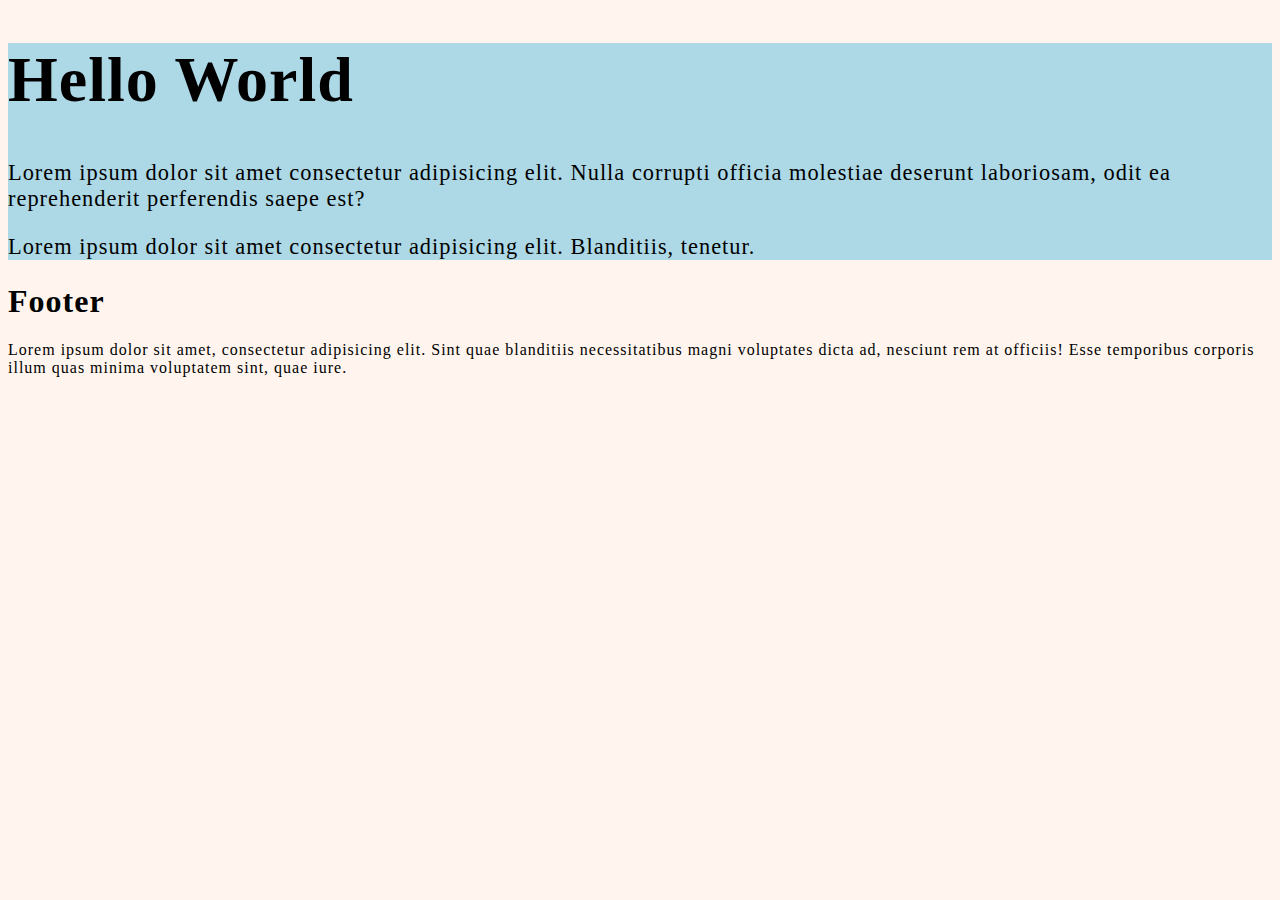
<file: 1.Nesting/index.html>
<!DOCTYPE html>
<html>
<head>
    <title> SASS</title>
    <link rel="stylesheet" href="css/main.css">
</head>
<body>
   <div class="container">
       <section class="main">
           <div class="main-heading">
               <h1>Hello World</h1>
           </div>
           <div class="main-paragraf">
               <p>Lorem ipsum dolor sit amet consectetur adipisicing elit. Nulla corrupti officia molestiae deserunt laboriosam, odit ea reprehenderit perferendis saepe est?</p>
            <p>Lorem ipsum dolor sit amet consectetur adipisicing elit. Blanditiis, tenetur.</p>
            </div>
       </section>


       <footer>
           <div class="footer-heading">
               <h1>Footer</h1>
           </div>
           <div class="footer-paragraf">
               <p>Lorem ipsum dolor sit amet, consectetur adipisicing elit. Sint quae blanditiis necessitatibus magni voluptates dicta ad, nesciunt rem at officiis! Esse temporibus corporis illum quas minima voluptatem sint, quae iure.</p>
           </div>
       </footer>
   </div>
</body>
</html>
</file>
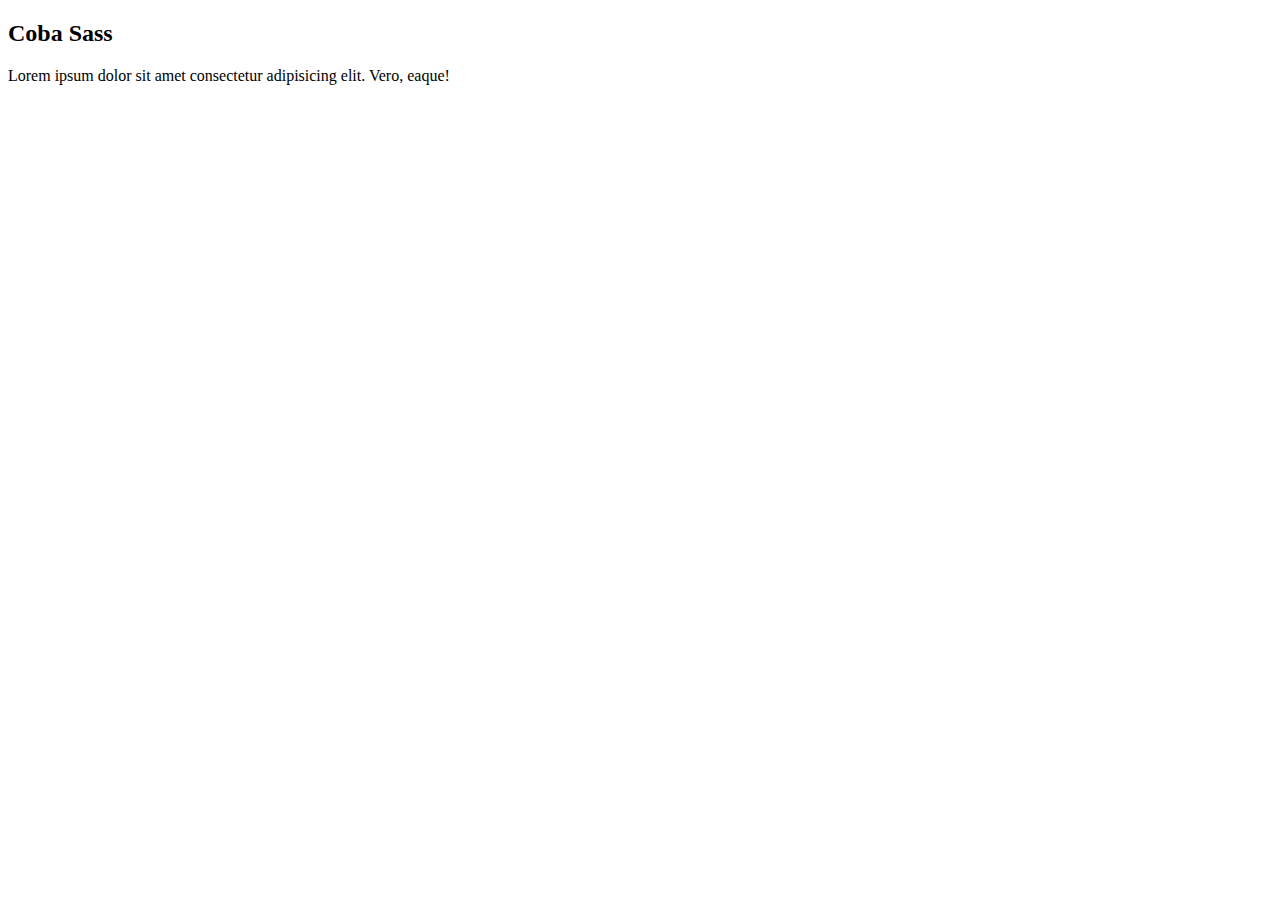
<file: 2.Variabel/index.html>
<!DOCTYPE html>
<html>
<head>
    <title>Coba SASS</title>
    <link rel="stylesheet" href="css/main.css">
</head>
<body>
    <h2>Coba Sass</h2>
    <p>Lorem ipsum dolor sit amet consectetur adipisicing elit. Vero, eaque!</p>
</body>
</html>
</file>
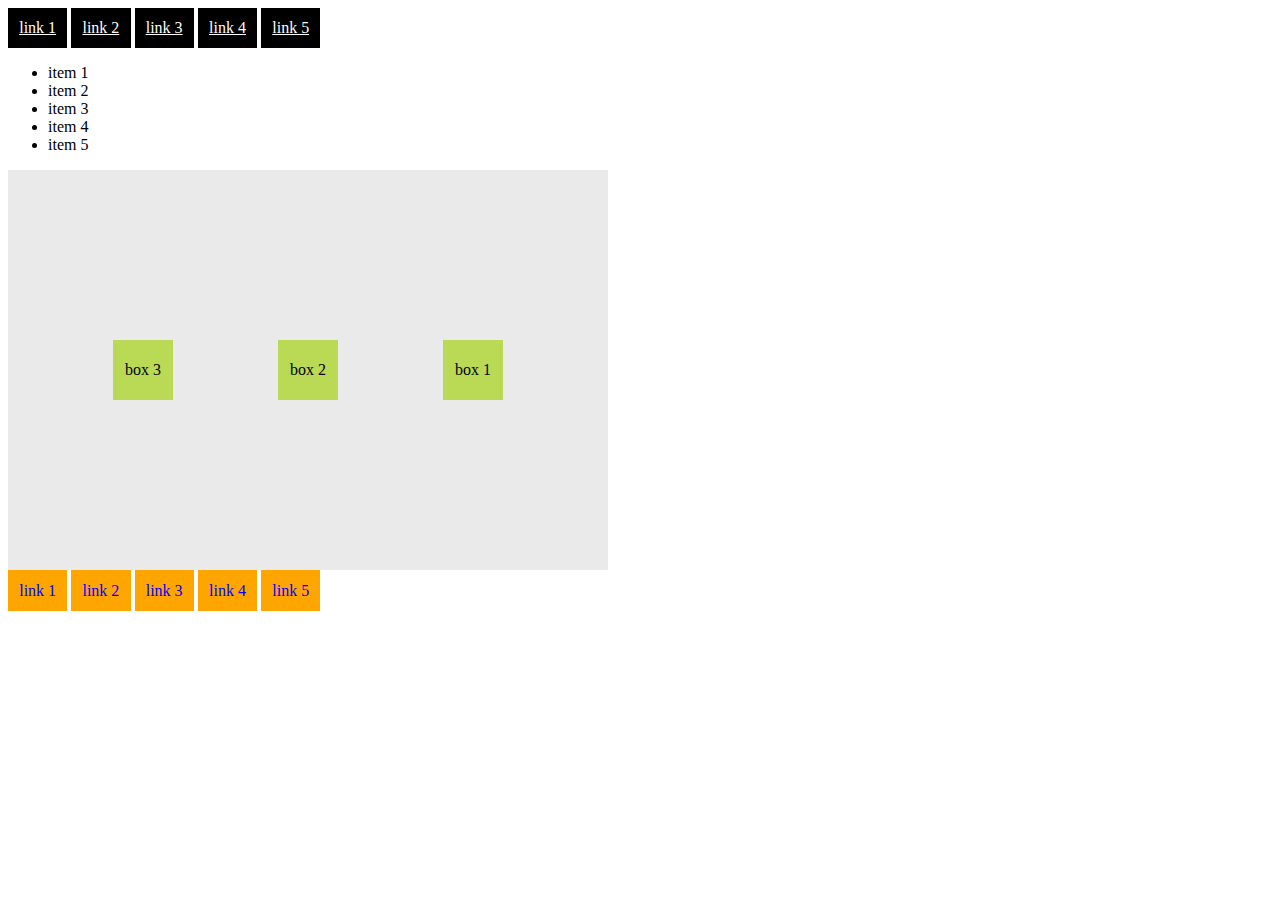
<file: 3.mixin/index.html>
<!DOCTYPE html>
<html>
<head>
    <title>sass mixin</title>
    <link rel="stylesheet" href="css/main.css">
</head>
<body>
    <div class="header">
        <ul>
            <li><a href="">link 1</a></li>
            <li><a href="">link 2</a></li>
            <li><a href="">link 3</a></li>
            <li><a href="">link 4</a></li>
            <li><a href="">link 5</a></li>
        </ul>
    </div>
    <div class="main"><ul>
        <li>item 1</li>
        <li>item 2</li>
        <li>item 3</li>
        <li>item 4</li>
        <li>item 5</li>
    </ul></div>
    <div class="container">
        <div class="box">box 1</div>
        <div class="box">box 2</div>
        <div class="box">box 3</div>
    </div>
    <div class="footer">
        <ul>
            <li><a href="">link 1</a></li>
            <li><a href="">link 2</a></li>
            <li><a href="">link 3</a></li>
            <li><a href="">link 4</a></li>
            <li><a href="">link 5</a></li>
        </ul>
    </div>
</body>
</html>
</file>
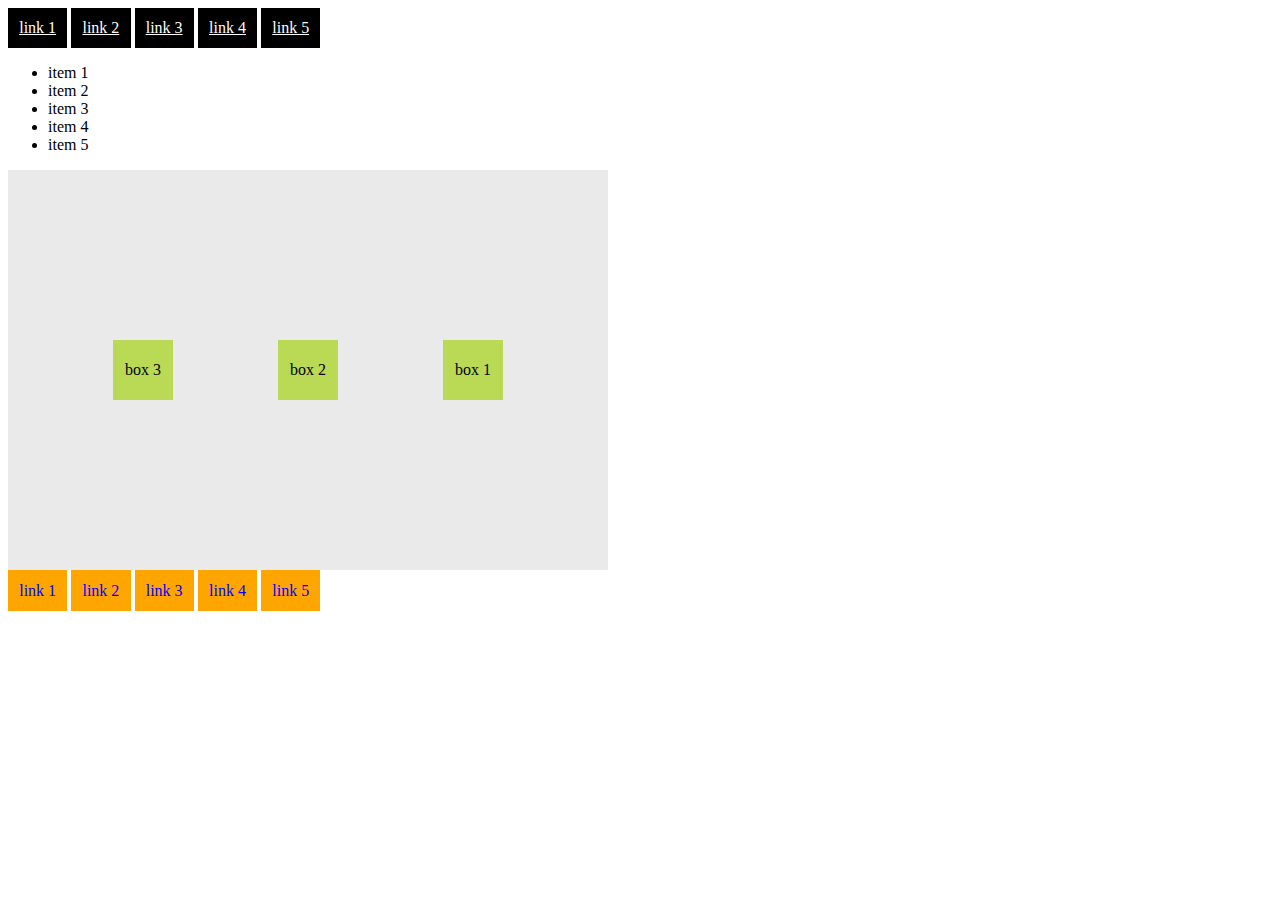
<file: 4.modules/index.html>
<!DOCTYPE html>
<html>
<head>
    <title>sass mixin</title>
    <link rel="stylesheet" href="../CSSModules/main.css">
</head>
<body>
    <div class="header">
        <ul>
            <li><a href="">link 1</a></li>
            <li><a href="">link 2</a></li>
            <li><a href="">link 3</a></li>
            <li><a href="">link 4</a></li>
            <li><a href="">link 5</a></li>
        </ul>
    </div>
    <div class="main"><ul>
        <li>item 1</li>
        <li>item 2</li>
        <li>item 3</li>
        <li>item 4</li>
        <li>item 5</li>
    </ul></div>
    <div class="container">
        <div class="box">box 1</div>
        <div class="box">box 2</div>
        <div class="box">box 3</div>
    </div>
    <div class="footer">
        <ul>
            <li><a href="">link 1</a></li>
            <li><a href="">link 2</a></li>
            <li><a href="">link 3</a></li>
            <li><a href="">link 4</a></li>
            <li><a href="">link 5</a></li>
        </ul>
    </div>
</body>
</html>
</file>
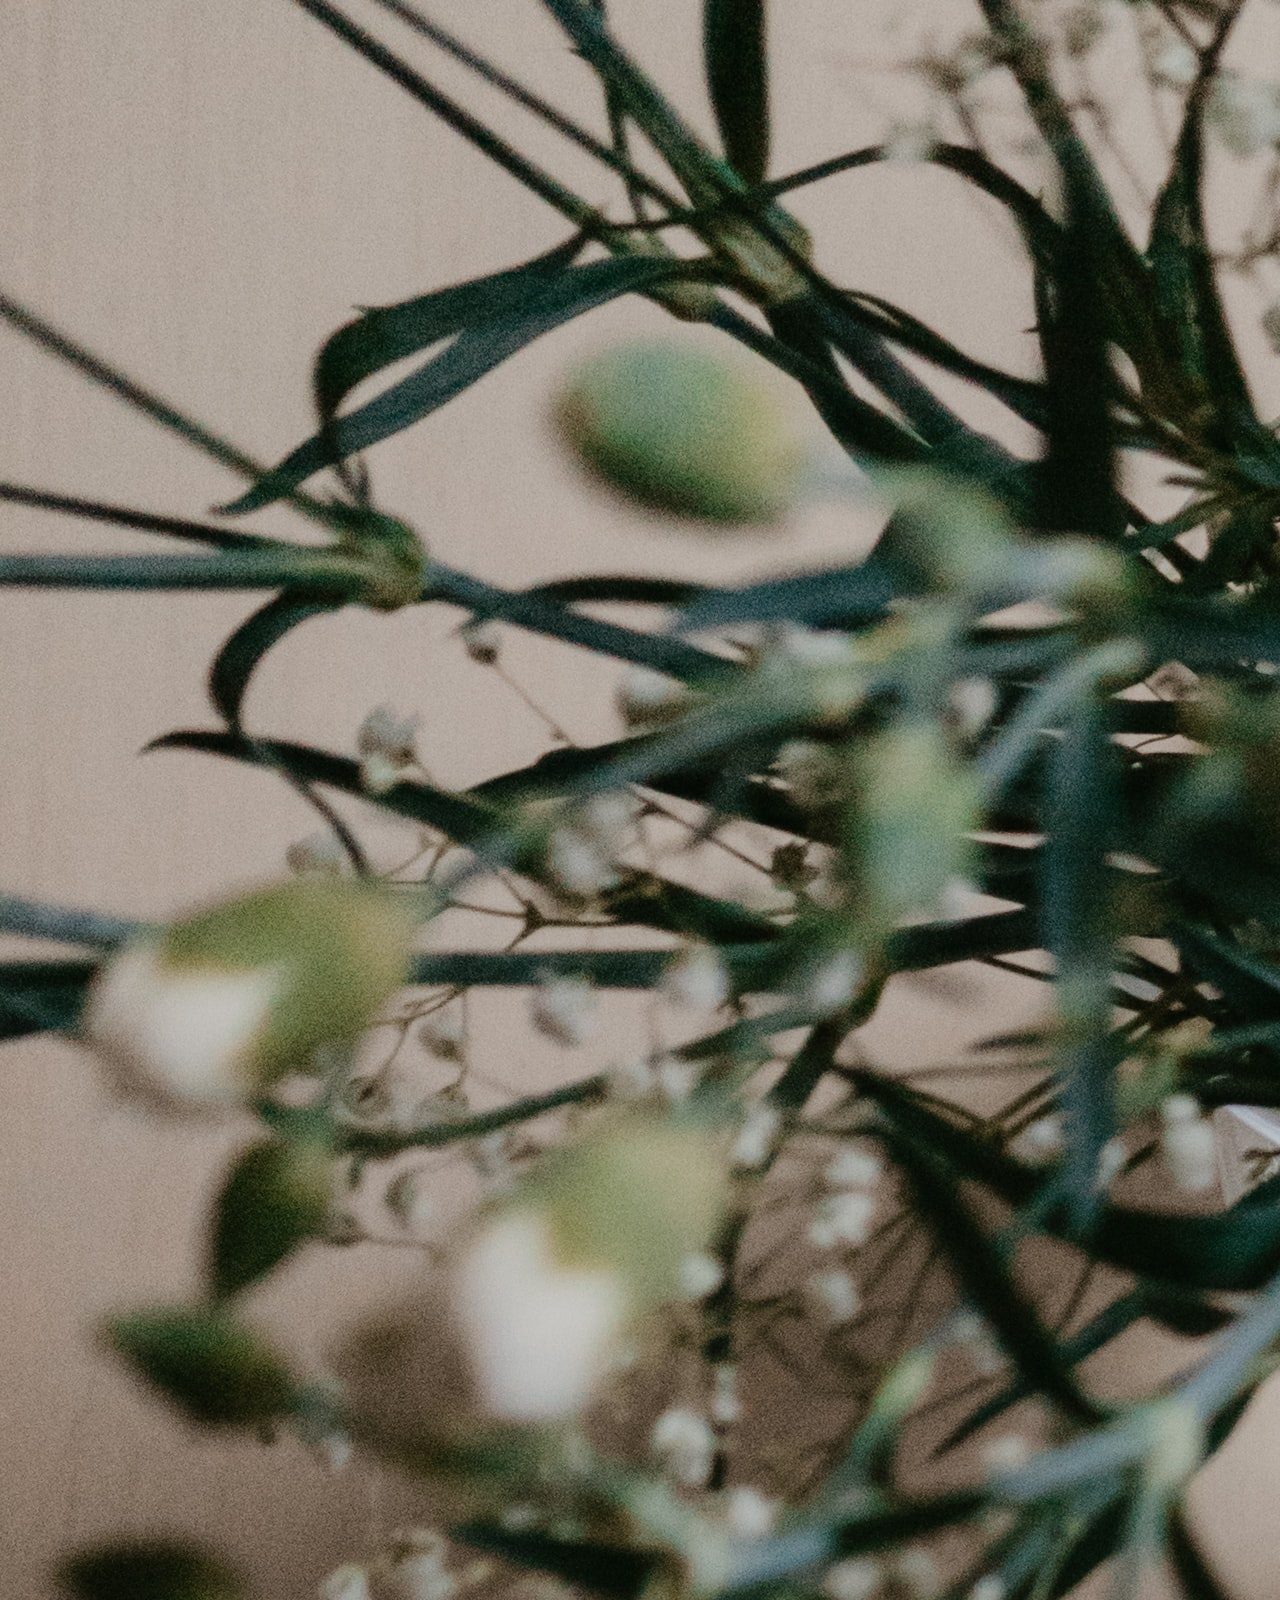
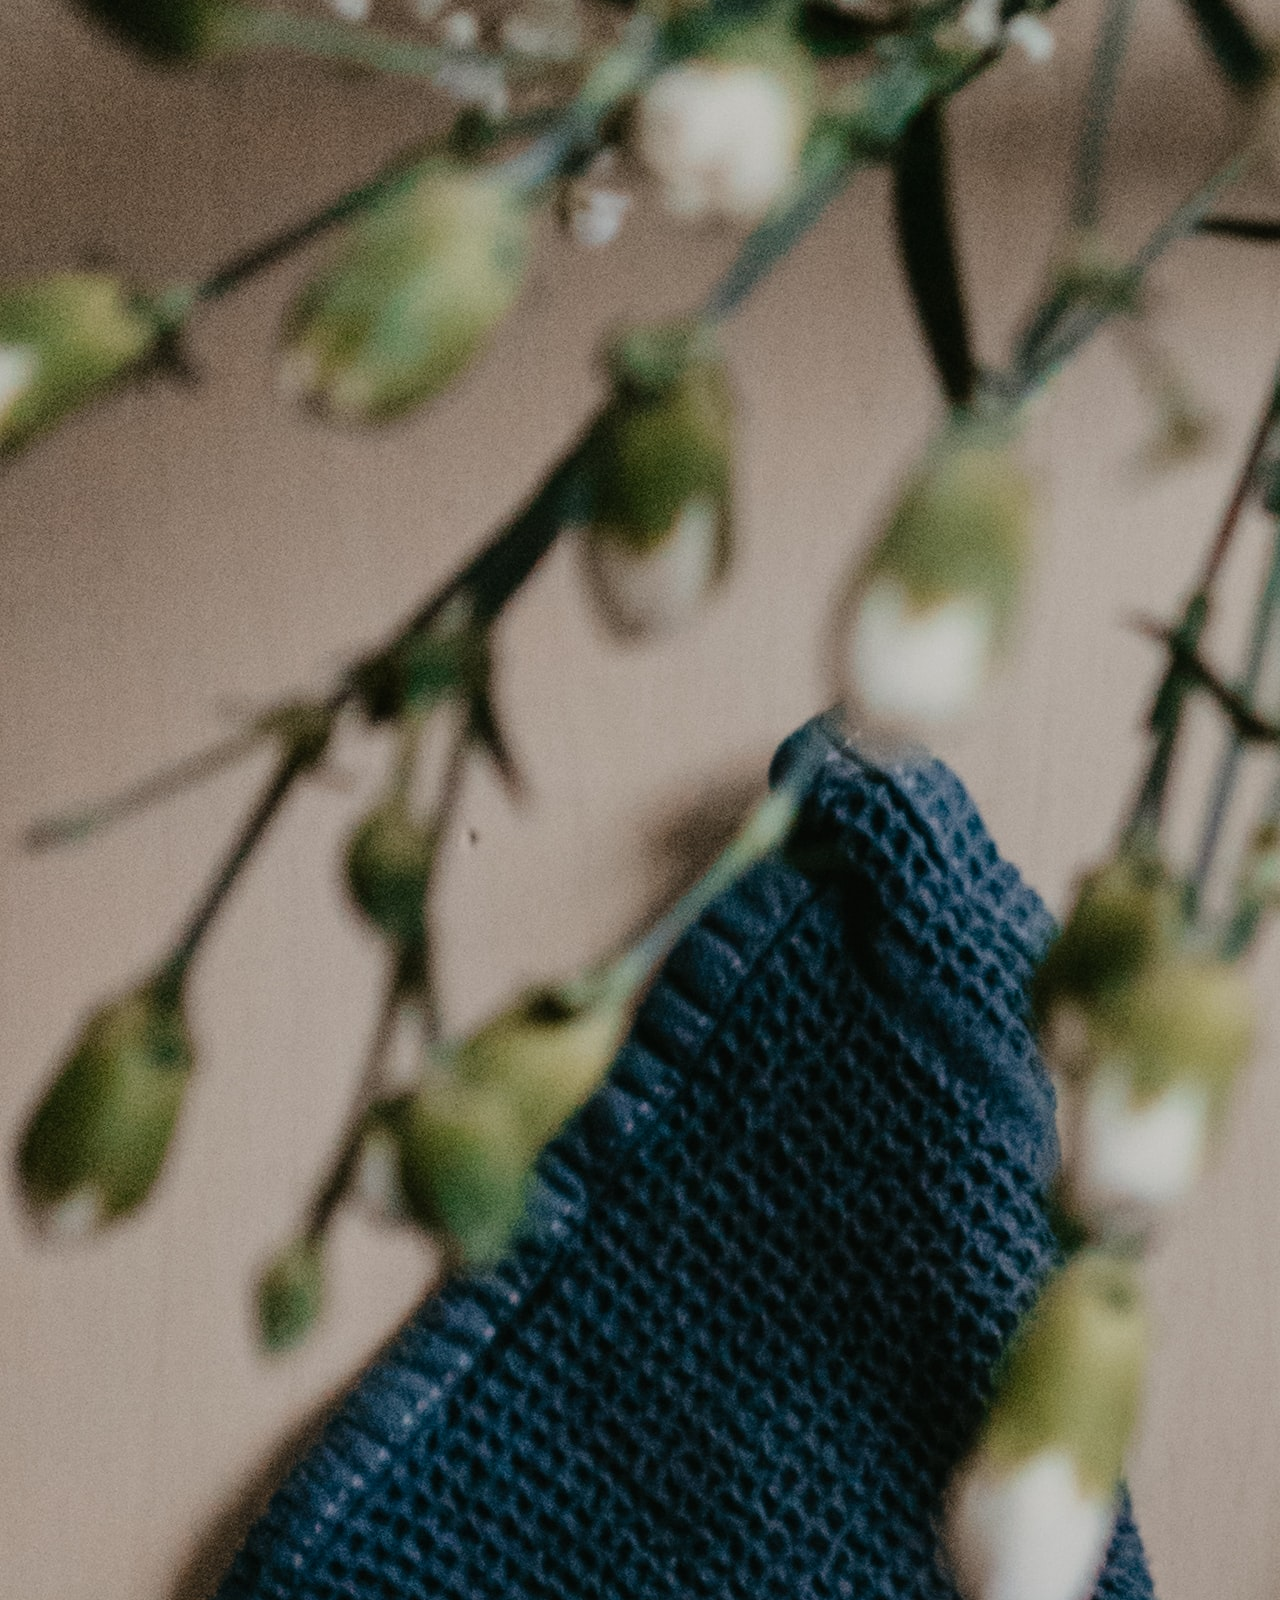
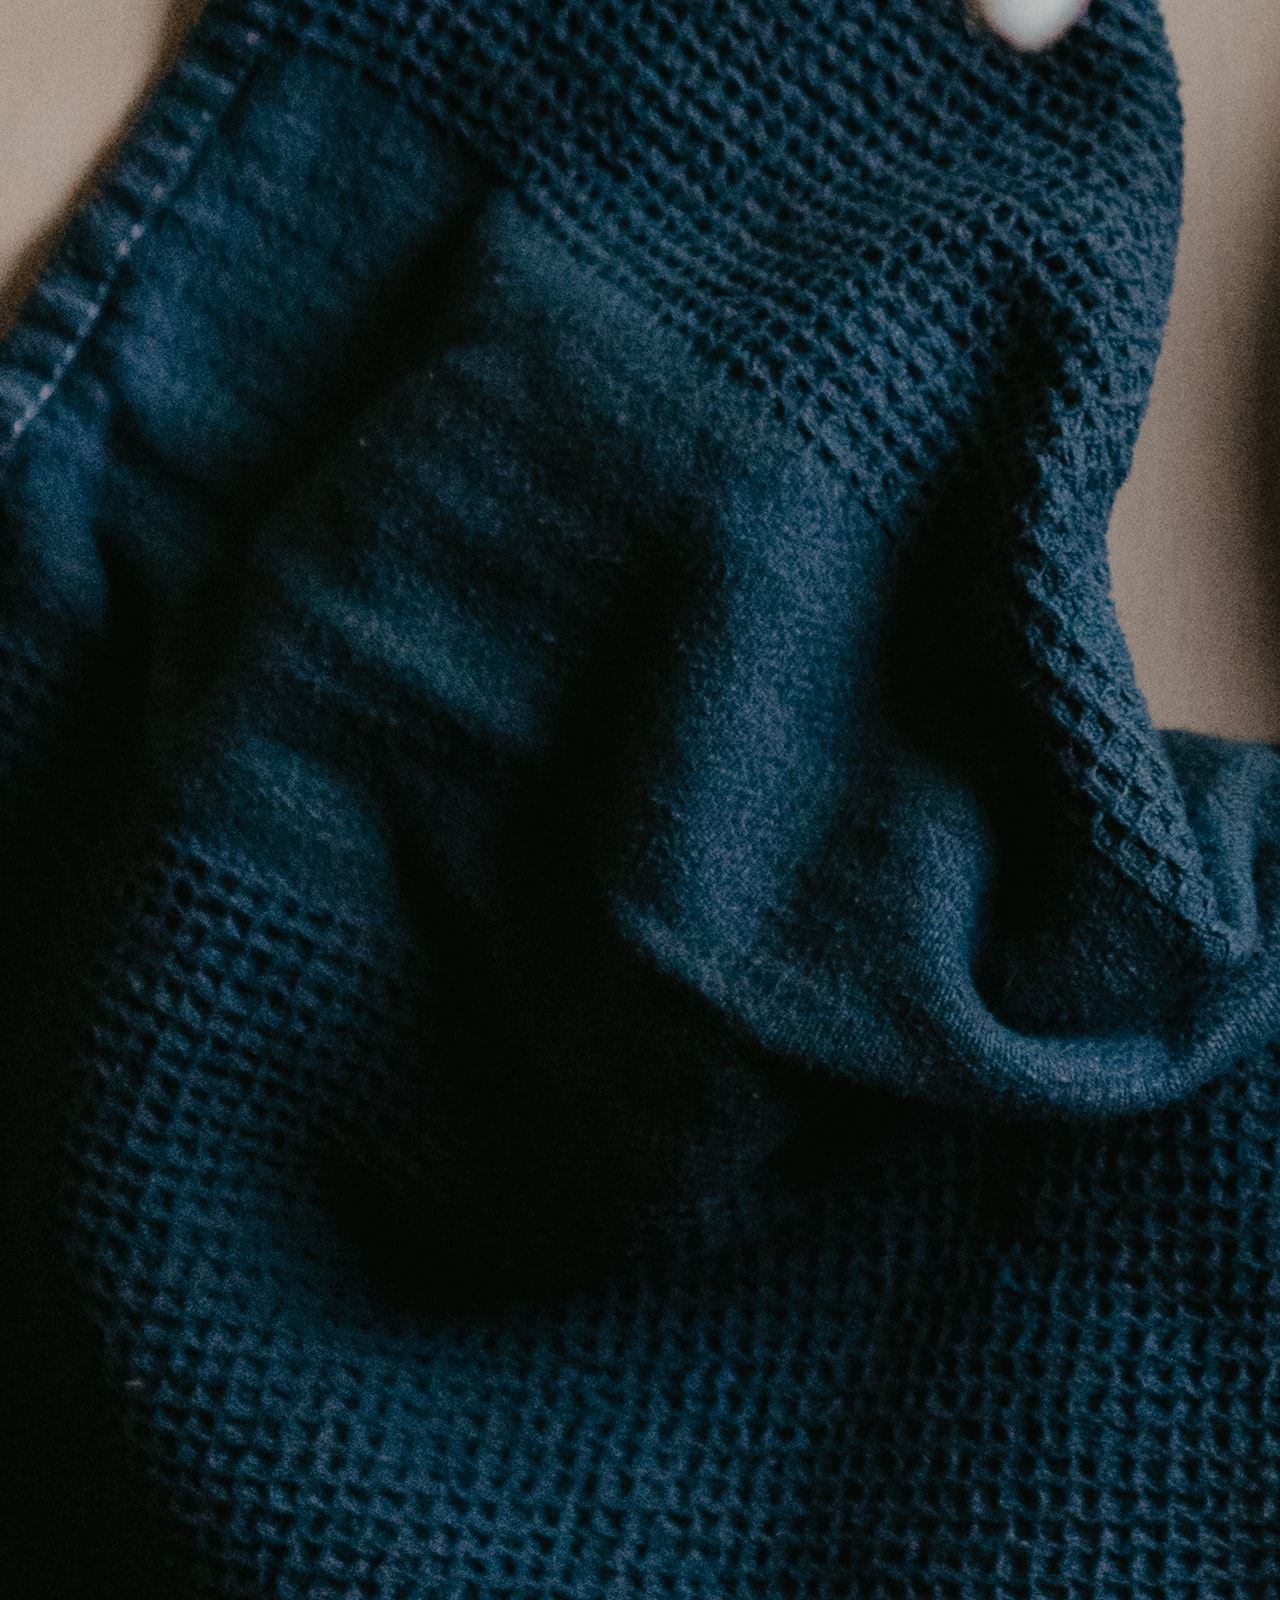
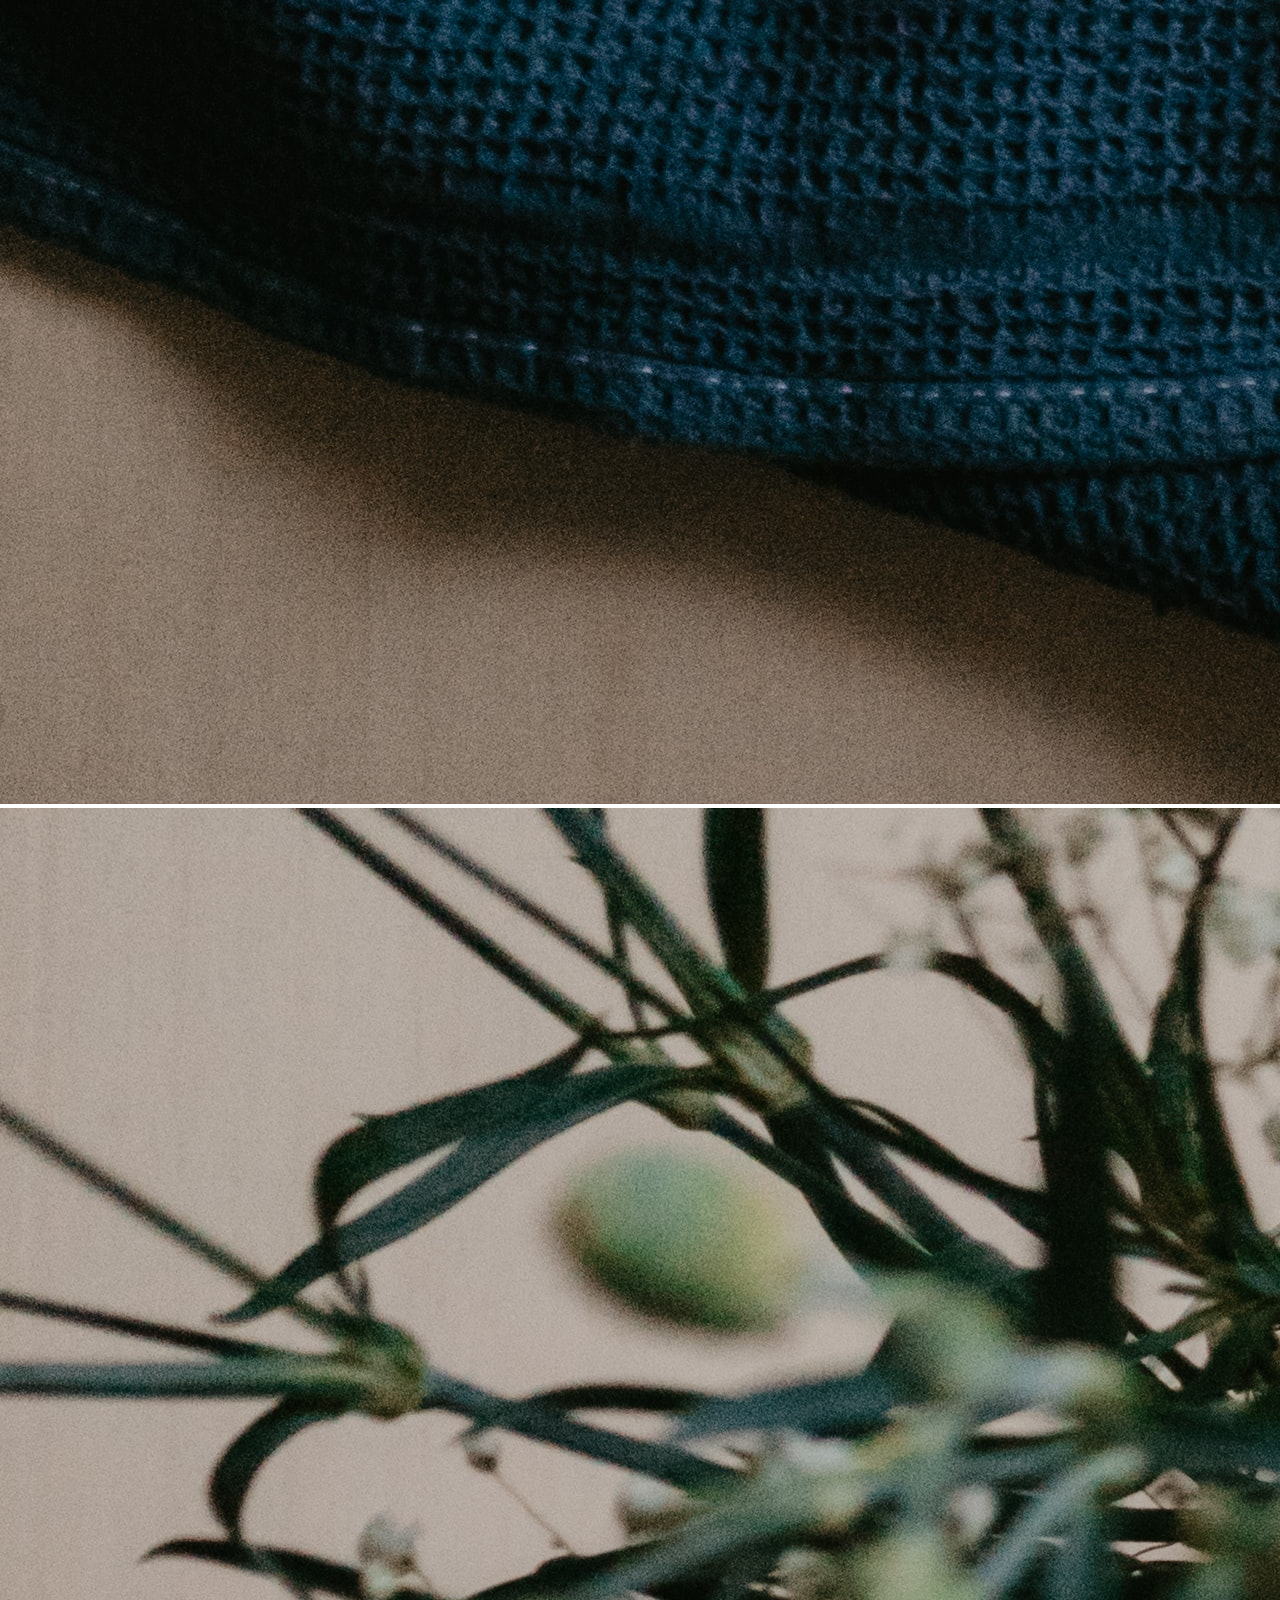
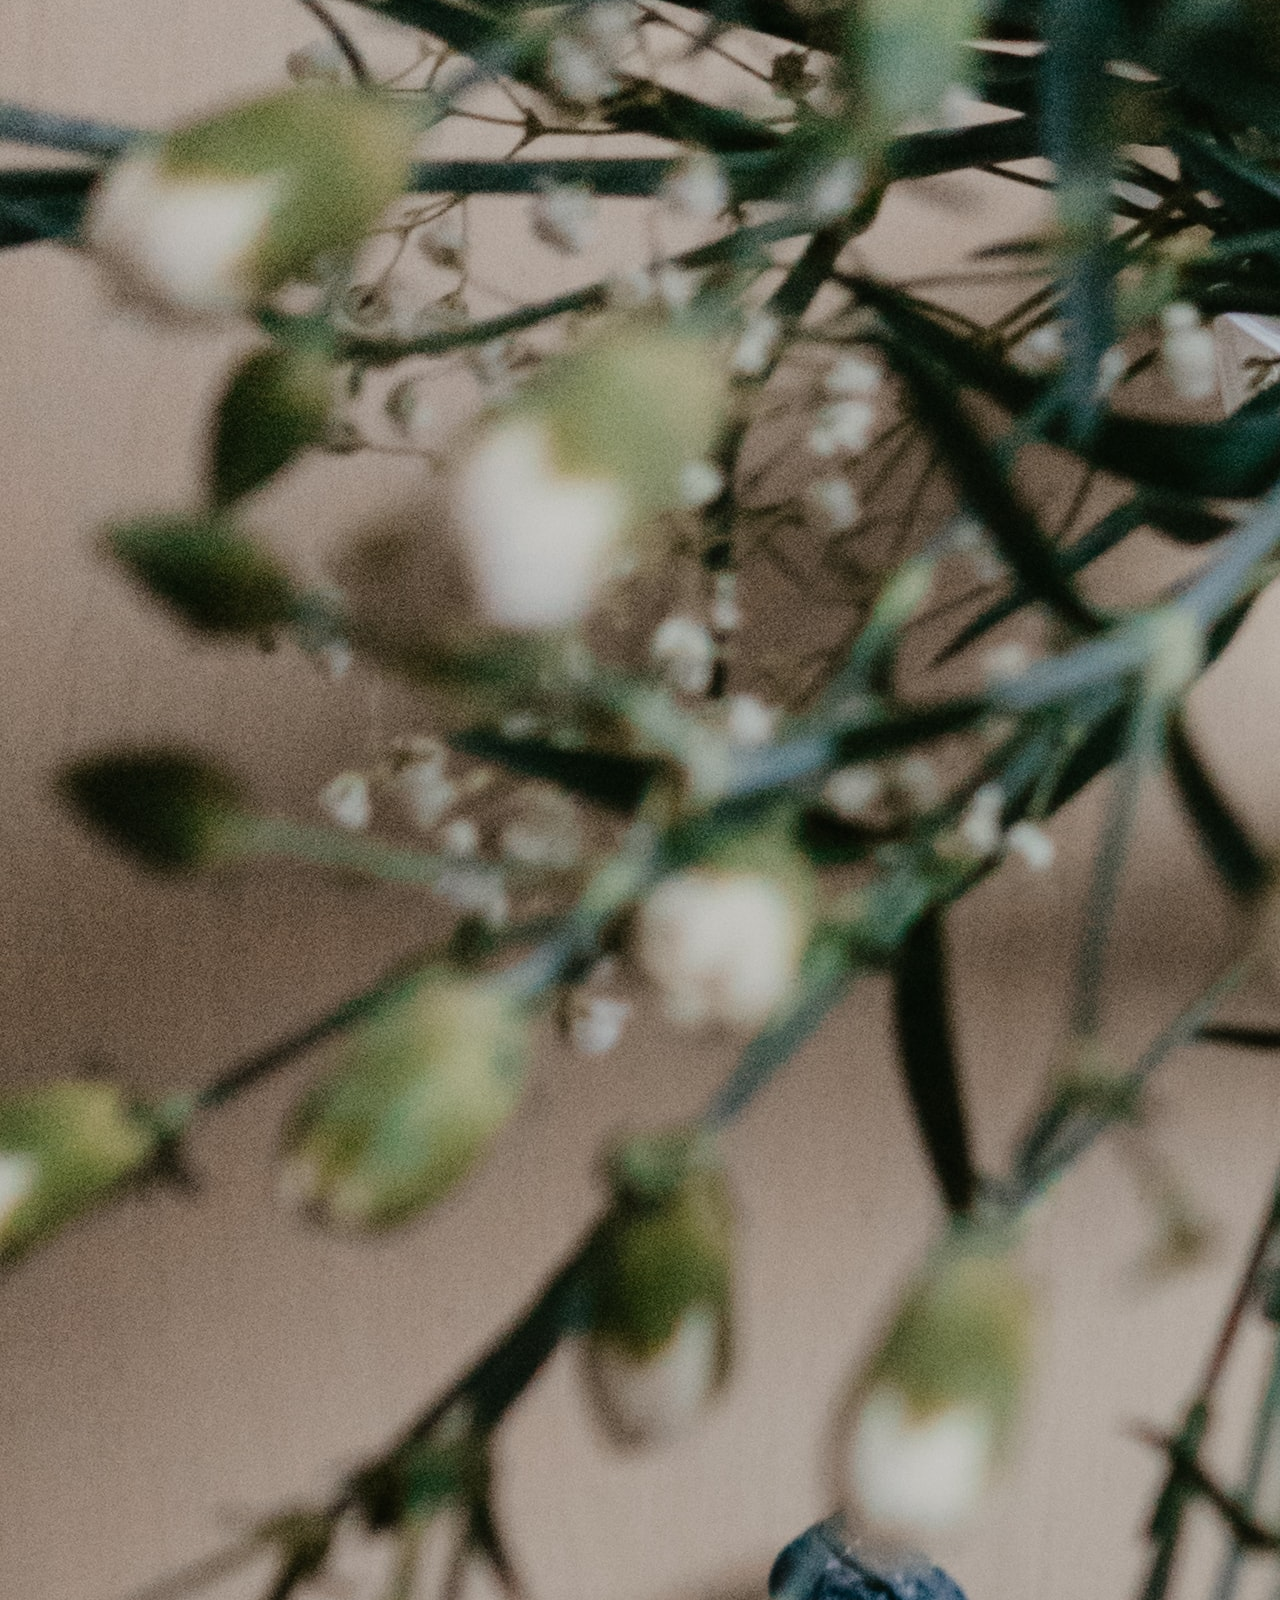
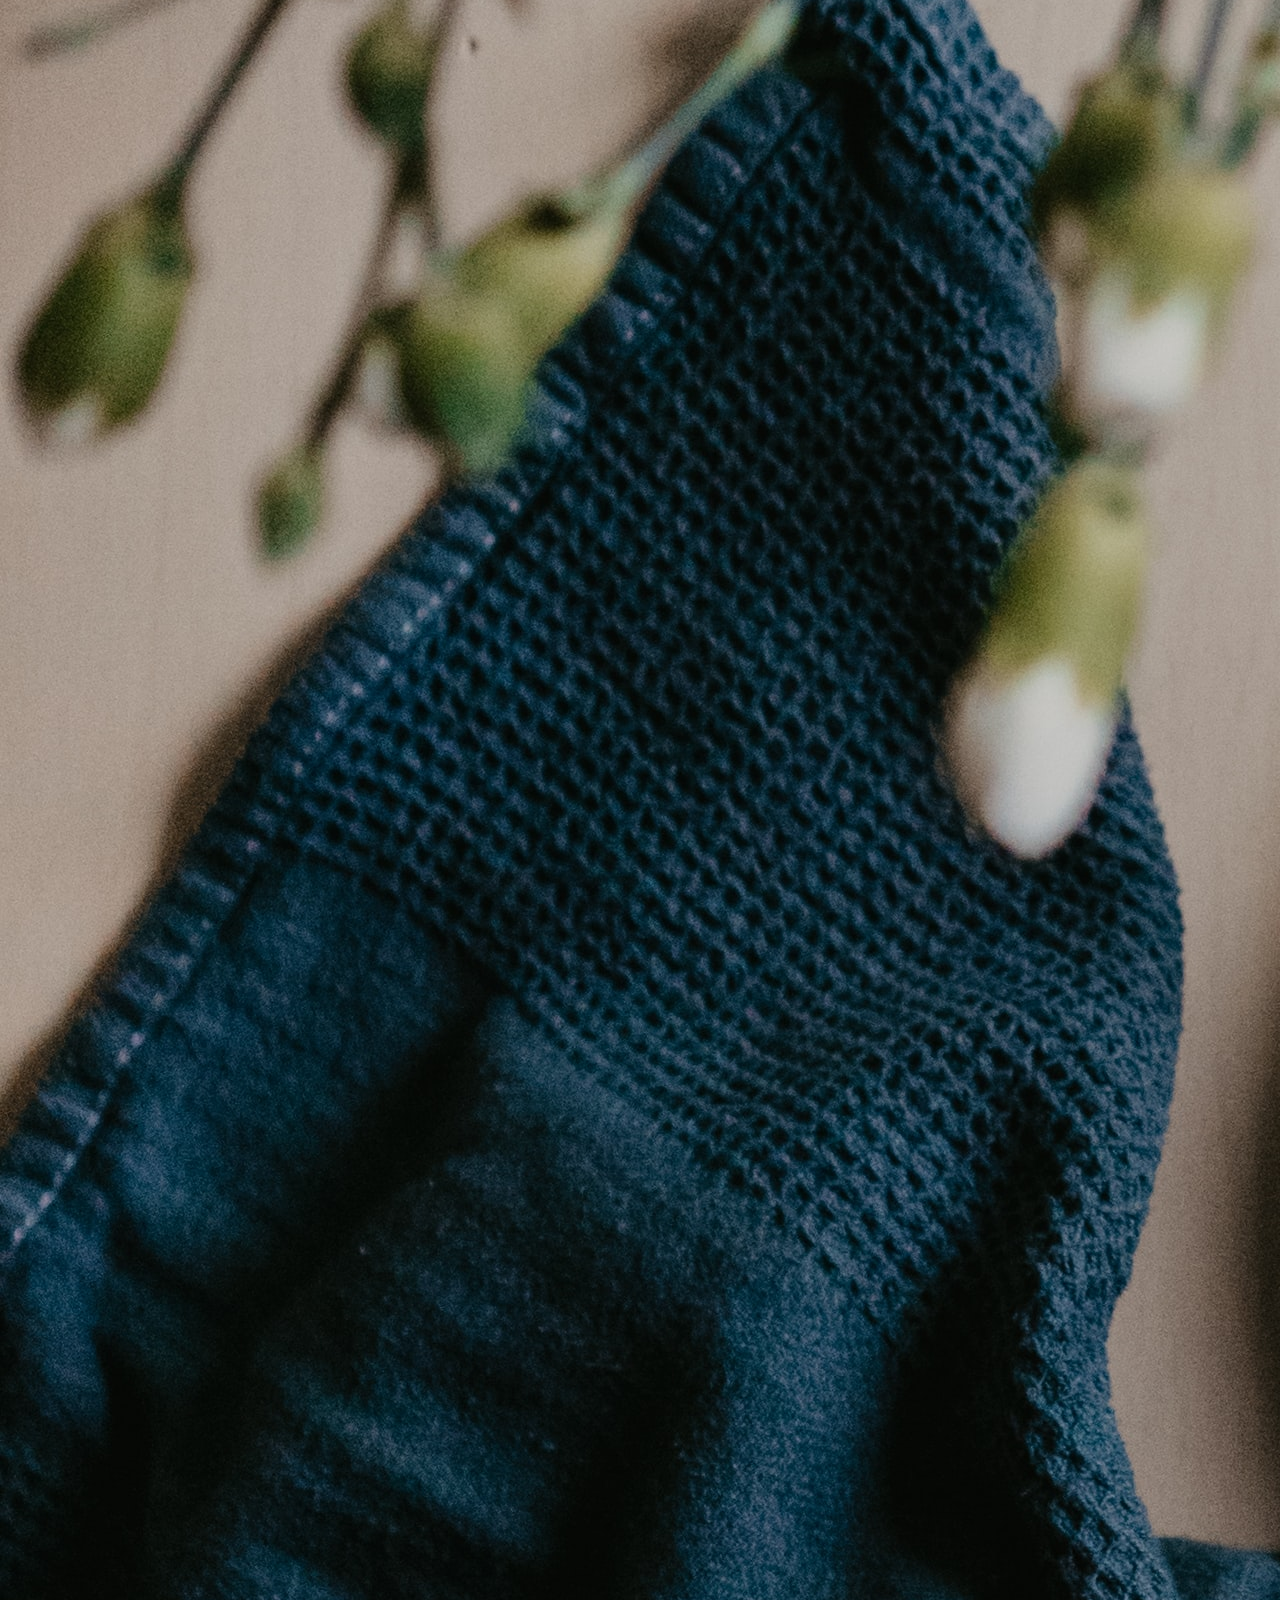
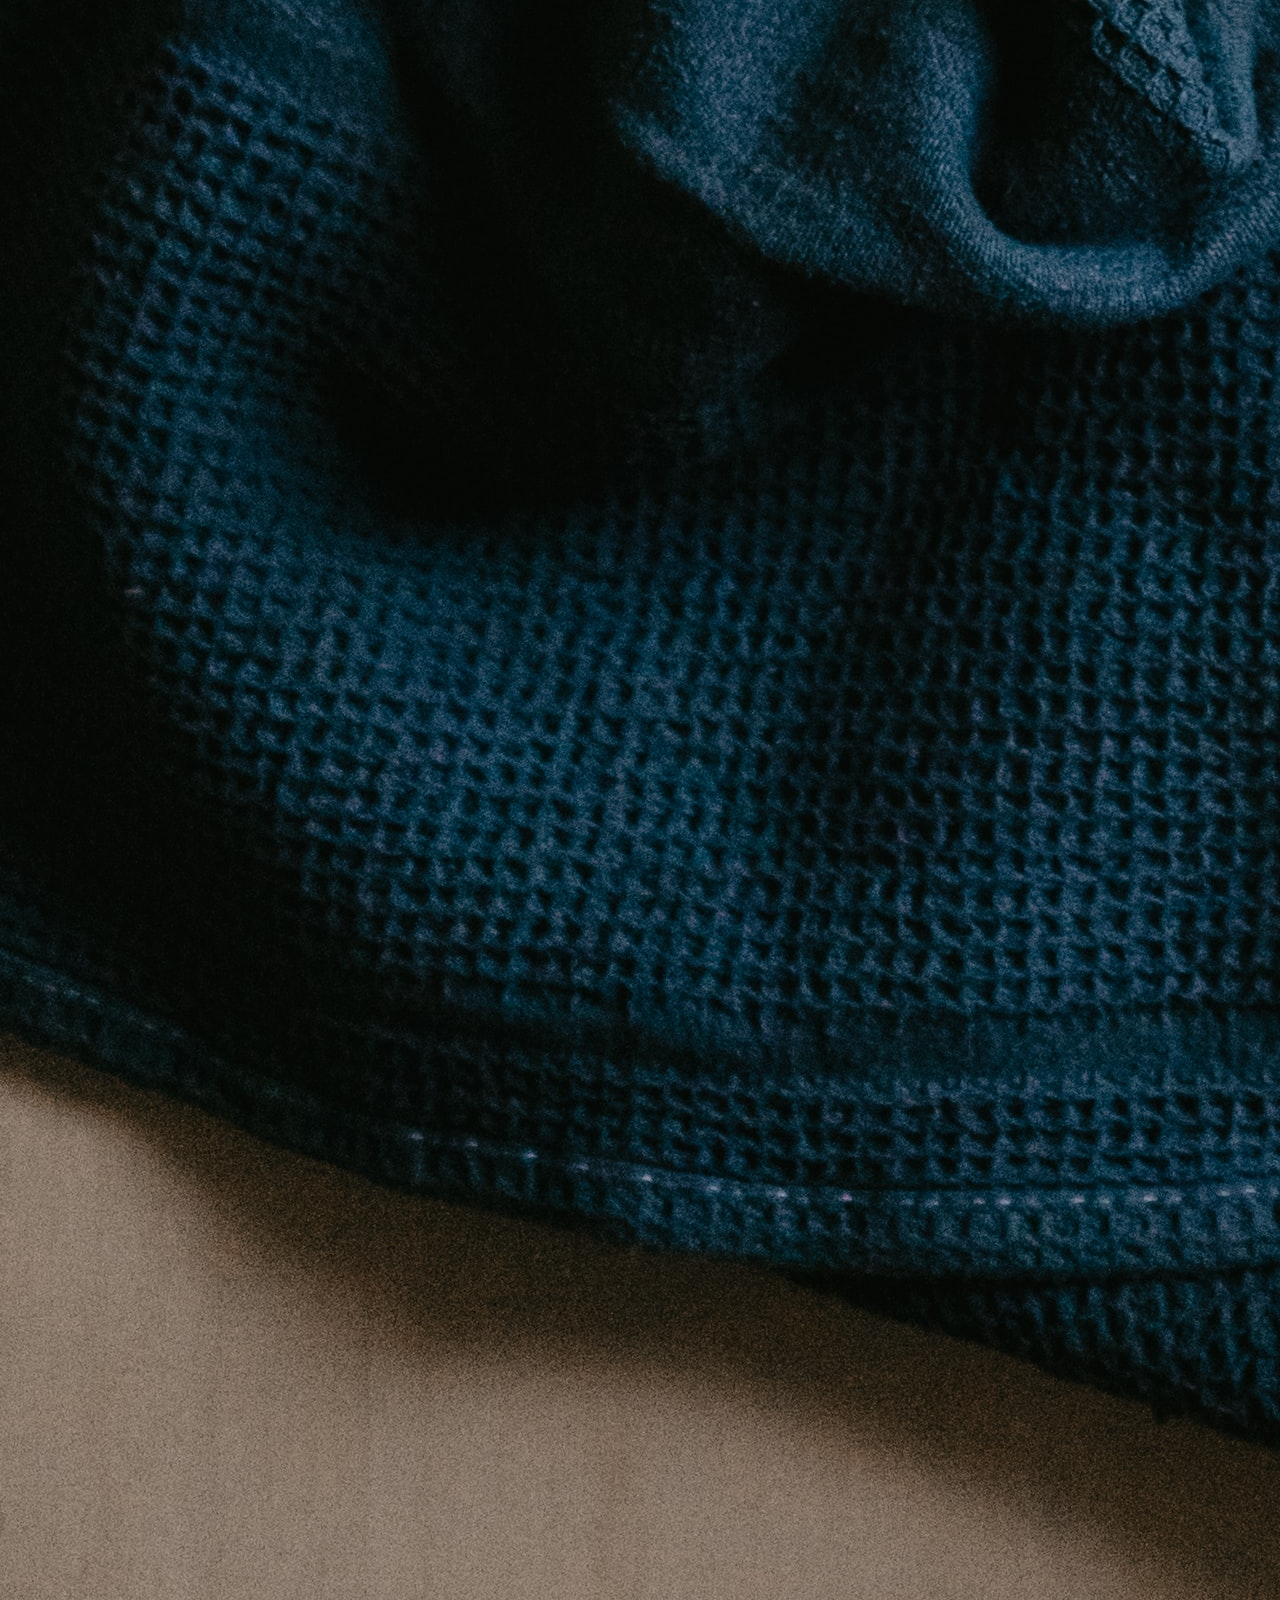
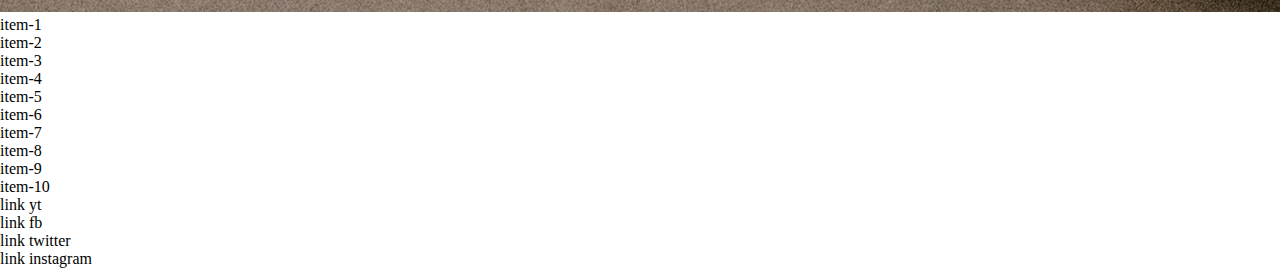
<file: 5.FlowControl/index.html>
<!DOCTYPE html>
<html>
<head>
    <title>Flow Control</title>
    <link rel="stylesheet" href="../FlowControlCSS/main.css">
</head>
<body>
    <img src="img/gambar.jpg" alt="test"class="circle-profile">
    <img src="img/gambar.jpg" alt="test" class="square-profile">
    <div class="triangle"></div>

    <ul class="gradient">
        <li>item-1</li>
        <li>item-2</li>
        <li>item-3</li>
        <li>item-4</li>
        <li>item-5</li>
        <li>item-6</li>
        <li>item-7</li>
        <li>item-8</li>
        <li>item-9</li>
        <li>item-10</li>
    </ul>
 
    <ul class="social">
        <li class="youtube">link yt </li>
        <li class="facebook">link fb </li>
        <li class="twitter">link twitter</li>
        <li class="instagram">link instagram</li>
     
    </ul>

</body>
</html>
</file>
<file: 1.Nesting/css/main.css>
body {
  background-color: seashell;
}

/* ini adalah nesting nesting adalah sebagai menu utama */
.main {
  background-color: lightblue;
}

.main-heading {
  font-size: 2em;
}

.main-paragraf {
  font-size: 1.4em;
}

.main:hover {
  background-color: green;
}

.main h1, .main p, footer h1, footer p {
  letter-spacing: 1px;
}
/*# sourceMappingURL=main.css.map */
</file>
<file: 2.Variabel/css/main.css>
/* Ketika ingin membuat variabel gunakan root diawal */
/* SASS Variabels */
/* perilaku sass akan menganggap sama - _ 
tidak bisa menggunakan diluar scope dan hanya bisa digunakan local saja

bisa gunakan juga untuk global dengan cara ditambahkan global !global

ketika menggunakan nama yg sama local dan global maka yang diglobal akan ditimpa

*/
/* gunakan $ */
/* MAP */
h1 {
  color: green;
}
/*# sourceMappingURL=main.css.map */
</file>
<file: 3.mixin/css/main.css>
.header ul {
  margin: 0;
  padding: 0;
  list-style: none;
}

.header ul li {
  display: inline-block;
}

.header ul li {
  background-color: black;
  padding: 0.7em;
}

.header ul li a {
  color: white;
}

.footer ul {
  margin: 0;
  padding: 0;
  list-style: none;
}

.footer ul li {
  display: inline-block;
}

.footer ul li {
  background-color: orange;
  padding: 0.7em;
}

.footer ul li a {
  color: blue;
  text-decoration: none;
}

.container {
  display: -webkit-box;
  display: -ms-flexbox;
  display: flex;
  -webkit-box-pack: space-evenly;
      -ms-flex-pack: space-evenly;
          justify-content: space-evenly;
  -webkit-box-align: center;
      -ms-flex-align: center;
          align-items: center;
  -webkit-box-orient: horizontal;
  -webkit-box-direction: reverse;
      -ms-flex-direction: row-reverse;
          flex-direction: row-reverse;
  width: 600px;
  height: 400px;
  background-color: #eaeaea;
}

.container .box {
  width: 60px;
  height: 60px;
  background-color: #bada55;
  text-align: center;
  line-height: 60px;
}
/*# sourceMappingURL=main.css.map */
</file>
<file: CSSModules/main.css>
.header ul {
  margin: 0;
  padding: 0;
  list-style: none;
}
.header ul li {
  display: inline-block;
}
.header ul li {
  background-color: black;
  padding: 0.7em;
}
.header ul li a {
  color: white;
}

.container {
  display: flex;
  justify-content: space-evenly;
  align-items: center;
  flex-direction: row-reverse;
  width: 600px;
  height: 400px;
  background-color: #eaeaea;
}
.container .box {
  width: 60px;
  height: 60px;
  background-color: #bada55;
  text-align: center;
  line-height: 60px;
}

.footer ul {
  margin: 0;
  padding: 0;
  list-style: none;
}
.footer ul li {
  display: inline-block;
}
.footer ul li {
  background-color: orange;
  padding: 0.7em;
}
.footer ul li a {
  color: blue;
  text-decoration: none;
}

/*# sourceMappingURL=main.css.map */
</file>
<file: FlowControlCSS/main.css>
* {
  margin: 0;
  padding: 0;
}

h1 {
  color: rgba(250, 128, 114, 0.9);
}
/*# sourceMappingURL=main.css.map */
</file>
